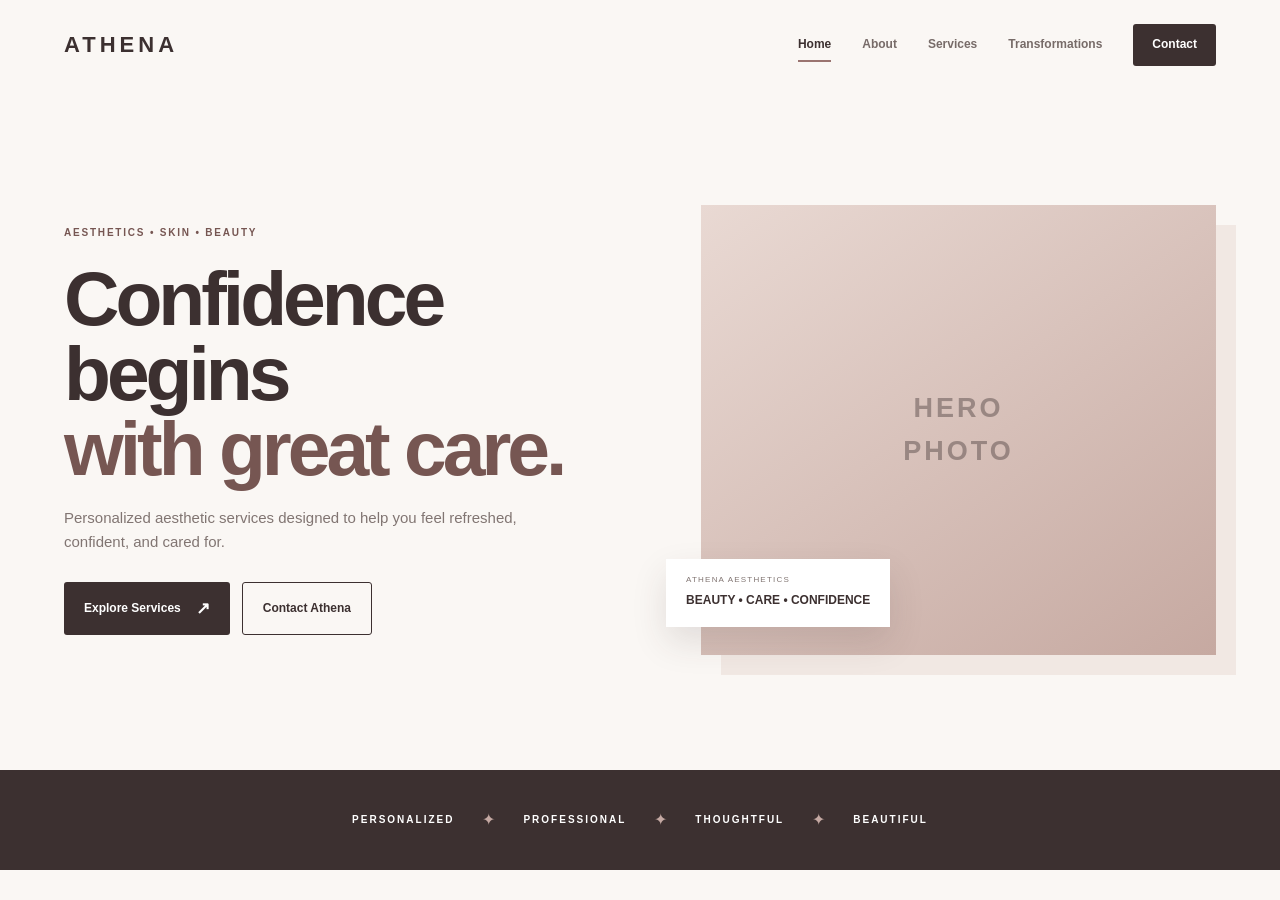
<file: index.html>
<!DOCTYPE html>
<html lang="en">
<head>
  <meta charset="UTF-8">
  <meta name="viewport" content="width=device-width, initial-scale=1.0">
  <title>ATHENA | Aesthetician</title>
  <link rel="stylesheet" href="css/global.css">
  <link rel="stylesheet" href="css/index.css">
</head>
<body>

  <header class="navbar">
    <!-- LOGO: Change ATHENA here if needed -->
    <a href="index.html" class="logo">ATHENA</a>
    <button class="menu-toggle" aria-label="Open navigation" aria-expanded="false">
      <span></span>
      <span></span>
      <span></span>
    </button>
    <nav class="nav-menu">
      <a href="index.html" class="active">Home</a>
      <a href="about.html">About</a>
      <a href="services.html">Services</a>
      <a href="transformations.html">Transformations</a>
      <a href="contact.html" class="nav-button">Contact</a>
    </nav>
  </header>

  <main>
    <section class="hero">
      <div class="hero-content">
        <p class="eyebrow">AESTHETICS • SKIN • BEAUTY</p>
        <h1>Confidence begins<br><span>with great care.</span></h1>
        <p class="hero-text">Personalized aesthetic services designed to help you feel refreshed, confident, and cared for.</p>
        <div class="hero-buttons">
          <a href="services.html" class="btn btn-primary">Explore Services <span>↗</span></a>
          <a href="contact.html" class="btn btn-outline">Contact Athena</a>
        </div>
      </div>

      <div class="hero-visual">
        <!-- PHOTO PLACEHOLDER: Put your main photo in images/hero.jpg, then replace this div with: <img src="images/hero.jpg" alt="Athena Aesthetician"> -->
        <div class="image-placeholder">
          <span>HERO<br>PHOTO</span>
        </div>
        <div class="floating-card">
          <small>ATHENA AESTHETICS</small>
          <strong>BEAUTY • CARE • CONFIDENCE</strong>
        </div>
      </div>
    </section>

    <section class="intro-strip">
      <p>PERSONALIZED</p>
      <span>✦</span>
      <p>PROFESSIONAL</p>
      <span>✦</span>
      <p>THOUGHTFUL</p>
      <span>✦</span>
      <p>BEAUTIFUL</p>
    </section>
  </main>

  <script src="js/nav.js"></script>
</body>
</html>
</file>
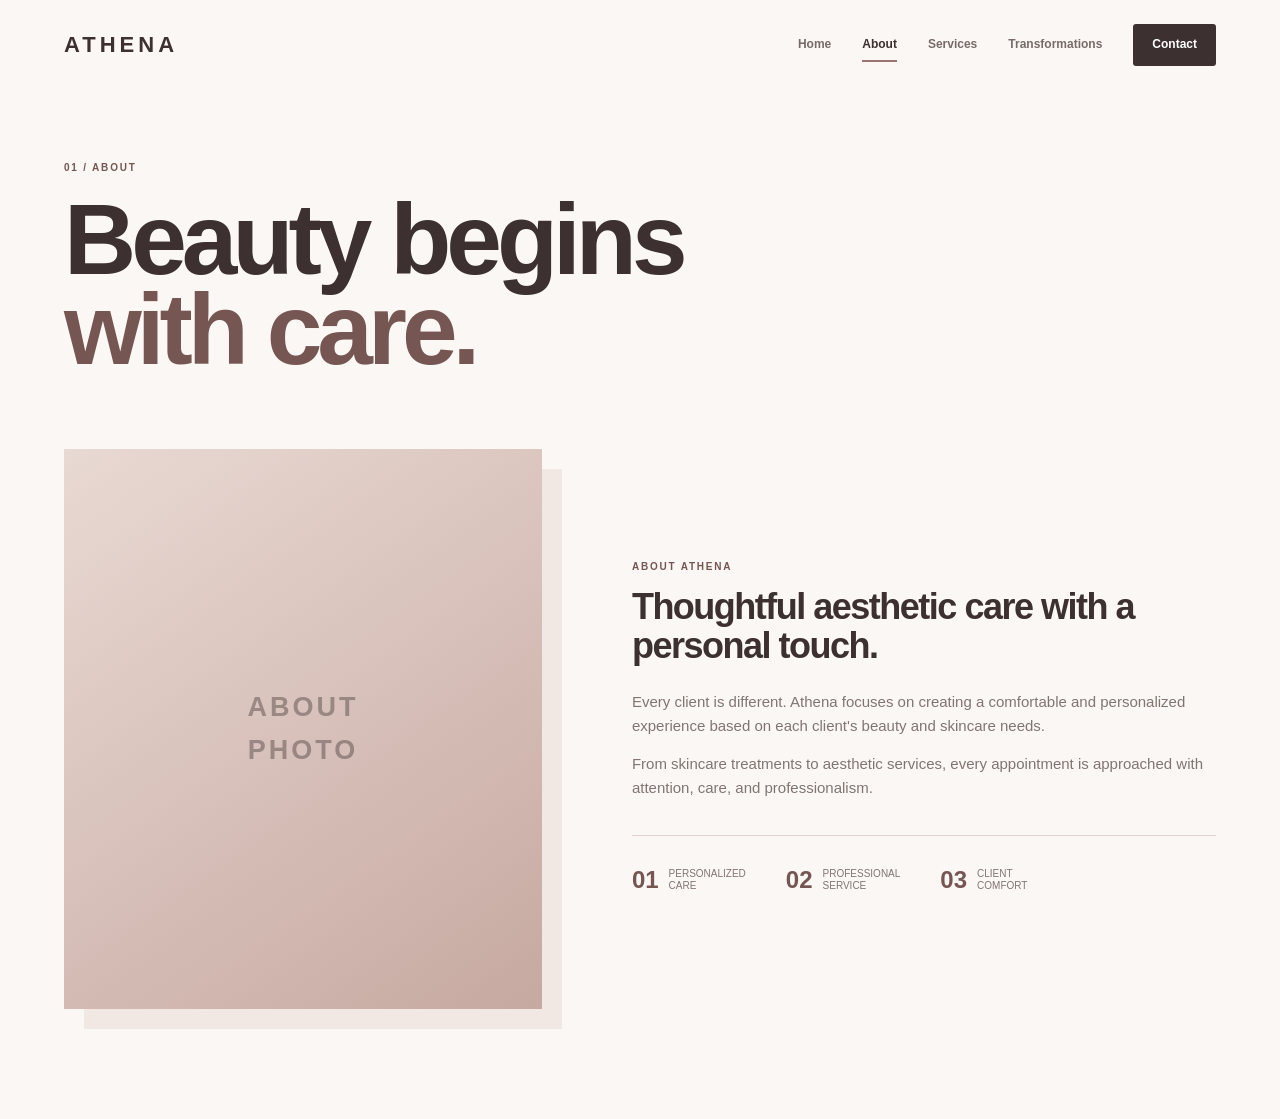
<file: about.html>
<!DOCTYPE html>
<html lang="en">
<head>
  <meta charset="UTF-8">
  <meta name="viewport" content="width=device-width, initial-scale=1.0">
  <title>About | ATHENA</title>
  <link rel="stylesheet" href="css/global.css">
  <link rel="stylesheet" href="css/about.css">
</head>
<body>

  <header class="navbar">
    <a href="index.html" class="logo">ATHENA</a>
    <button class="menu-toggle" aria-label="Open navigation" aria-expanded="false">
      <span></span>
      <span></span>
      <span></span>
    </button>
    <nav class="nav-menu">
      <a href="index.html">Home</a>
      <a href="about.html" class="active">About</a>
      <a href="services.html">Services</a>
      <a href="transformations.html">Transformations</a>
      <a href="contact.html" class="nav-button">Contact</a>
    </nav>
  </header>

  <main class="about-page">
    <section class="page-heading">
      <p class="eyebrow">01 / ABOUT</p>
      <h1>Beauty begins<br><span>with care.</span></h1>
    </section>

    <section class="about-grid">
      <div class="about-image">
        <!-- PHOTO PLACEHOLDER: Put the client's portrait in images/about.jpg, then replace this div with: <img src="images/about.jpg" alt="Athena Aesthetician"> -->
        <div class="image-placeholder large">
          <span>ABOUT<br>PHOTO</span>
        </div>
      </div>

      <div class="about-copy">
        <p class="label">ABOUT ATHENA</p>
        <h2>Thoughtful aesthetic care with a personal touch.</h2>
        <p>Every client is different. Athena focuses on creating a comfortable and personalized experience based on each client's beauty and skincare needs.</p>
        <p>From skincare treatments to aesthetic services, every appointment is approached with attention, care, and professionalism.</p>

        <div class="values">
          <div>
            <strong>01</strong>
            <span>Personalized<br>Care</span>
          </div>
          <div>
            <strong>02</strong>
            <span>Professional<br>Service</span>
          </div>
          <div>
            <strong>03</strong>
            <span>Client<br>Comfort</span>
          </div>
        </div>
      </div>
    </section>
  </main>

  <script src="js/nav.js"></script>
</body>
</html>
</file>
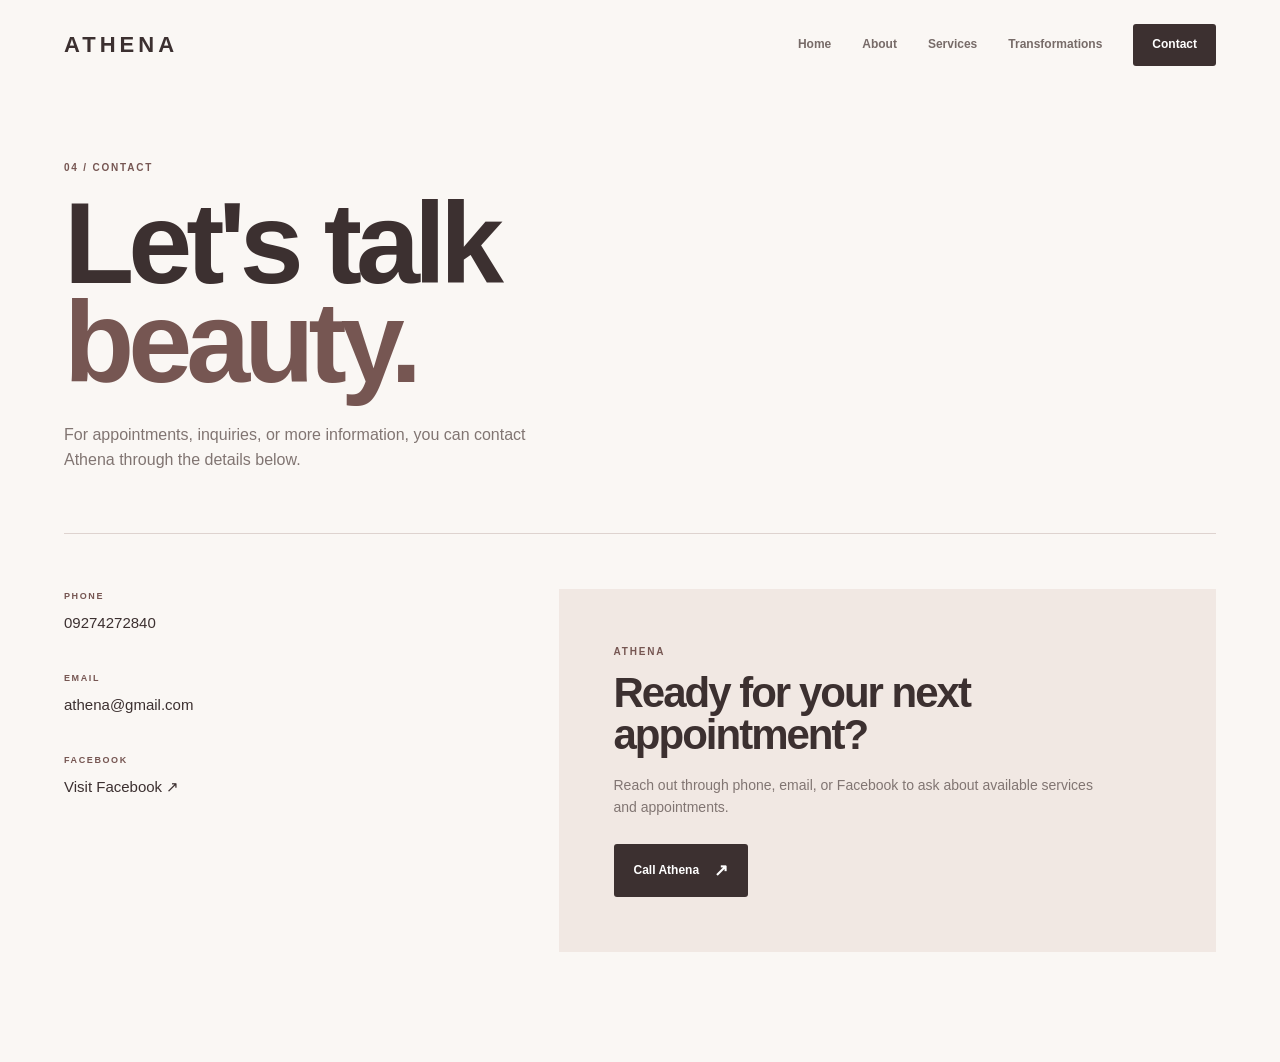
<file: contact.html>
<!DOCTYPE html>
<html lang="en">
<head>
  <meta charset="UTF-8">
  <meta name="viewport" content="width=device-width, initial-scale=1.0">
  <title>Contact | ATHENA</title>
  <link rel="stylesheet" href="css/global.css">
  <link rel="stylesheet" href="css/contact.css">
</head>
<body>

  <header class="navbar">
    <a href="index.html" class="logo">ATHENA</a>
    <button class="menu-toggle" aria-label="Open navigation" aria-expanded="false">
      <span></span>
      <span></span>
      <span></span>
    </button>
    <nav class="nav-menu">
      <a href="index.html">Home</a>
      <a href="about.html">About</a>
      <a href="services.html">Services</a>
      <a href="transformations.html">Transformations</a>
      <a href="contact.html" class="nav-button active-button">Contact</a>
    </nav>
  </header>

  <main class="contact-page">
    <section class="contact-heading">
      <p class="eyebrow">04 / CONTACT</p>
      <h1>Let's talk<br><span>beauty.</span></h1>
      <p>For appointments, inquiries, or more information, you can contact Athena through the details below.</p>
    </section>

    <section class="contact-area">
      <div class="contact-details">
        <div class="contact-item">
          <small>PHONE</small>
          <a href="tel:09274272840">09274272840</a>
        </div>

        <div class="contact-item">
          <small>EMAIL</small>
          <a href="mailto:athena@gmail.com">athena@gmail.com</a>
        </div>

        <div class="contact-item">
          <small>FACEBOOK</small>
          <!-- FACEBOOK LINK: Replace # with the client's actual Facebook URL, for example https://www.facebook.com/yourpage -->
          <a href="#" target="_blank" rel="noopener noreferrer">Visit Facebook ↗</a>
        </div>
      </div>

      <div class="contact-card">
        <p class="label">ATHENA</p>
        <h2>Ready for your next appointment?</h2>
        <p>Reach out through phone, email, or Facebook to ask about available services and appointments.</p>
        <a href="tel:09274272840" class="btn btn-primary">Call Athena <span>↗</span></a>
      </div>
    </section>
  </main>

  <script src="js/nav.js"></script>
</body>
</html>
</file>
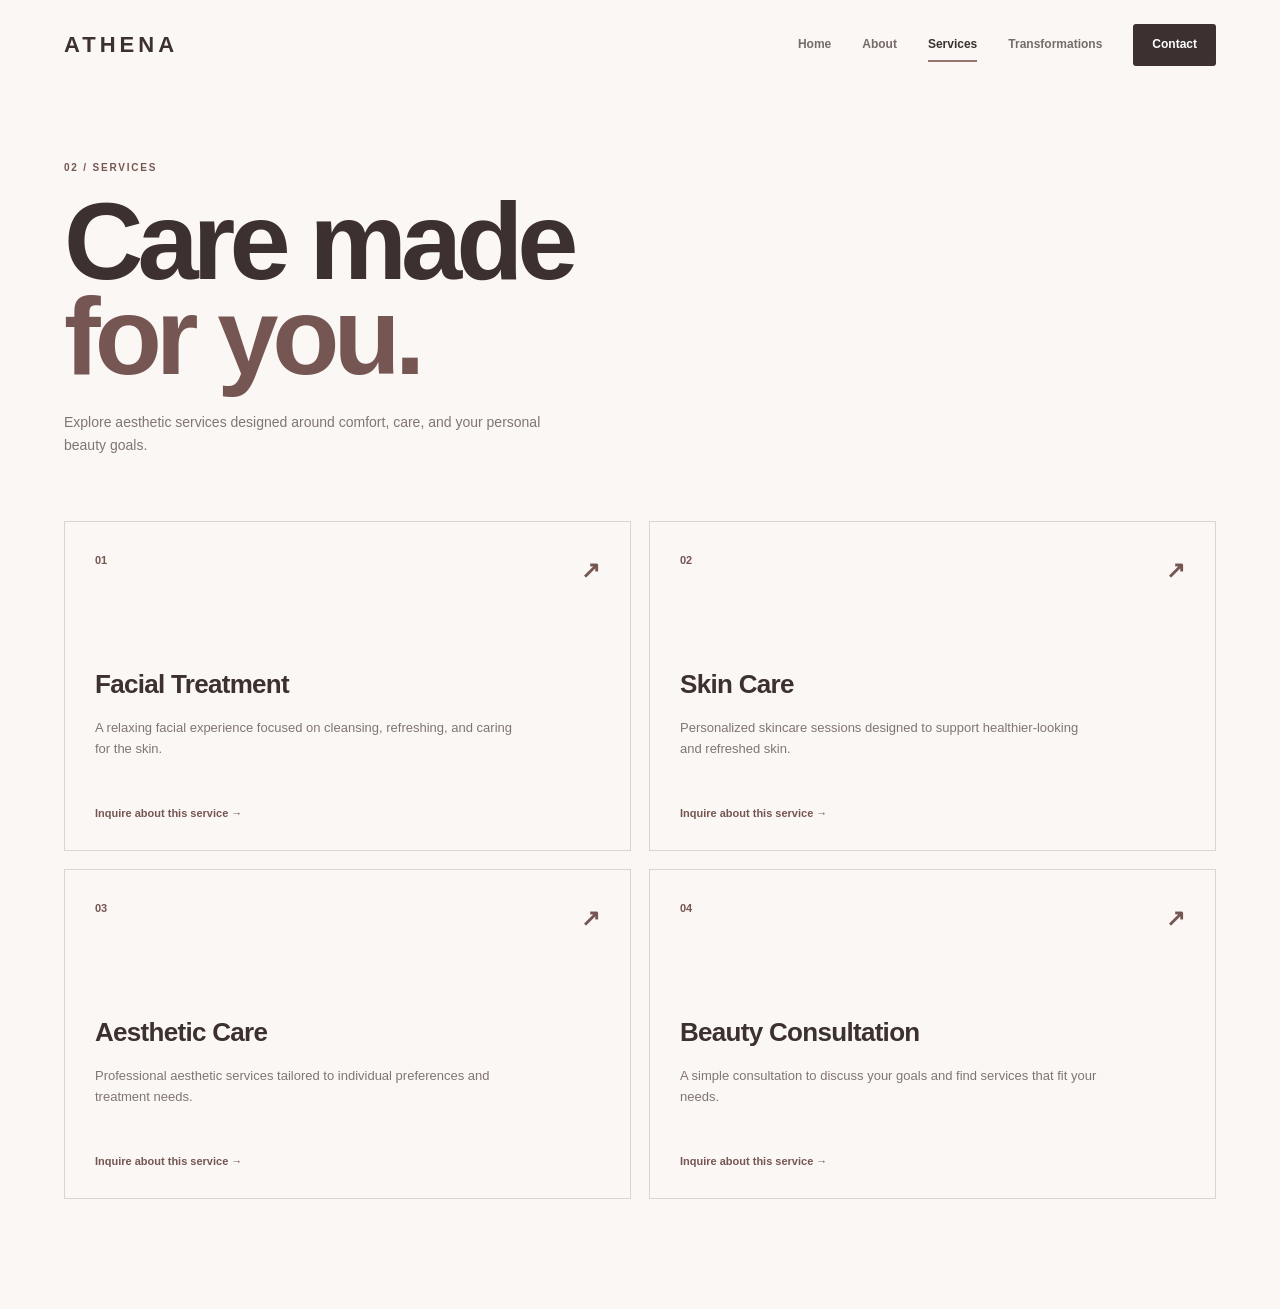
<file: services.html>
<!DOCTYPE html>
<html lang="en">
<head>
  <meta charset="UTF-8">
  <meta name="viewport" content="width=device-width, initial-scale=1.0">
  <title>Services | ATHENA</title>
  <link rel="stylesheet" href="css/global.css">
  <link rel="stylesheet" href="css/services.css">
</head>
<body>

  <header class="navbar">
    <a href="index.html" class="logo">ATHENA</a>
    <button class="menu-toggle" aria-label="Open navigation" aria-expanded="false">
      <span></span>
      <span></span>
      <span></span>
    </button>
    <nav class="nav-menu">
      <a href="index.html">Home</a>
      <a href="about.html">About</a>
      <a href="services.html" class="active">Services</a>
      <a href="transformations.html">Transformations</a>
      <a href="contact.html" class="nav-button">Contact</a>
    </nav>
  </header>

  <main class="services-page">
    <section class="page-heading">
      <p class="eyebrow">02 / SERVICES</p>
      <h1>Care made<br><span>for you.</span></h1>
      <p>Explore aesthetic services designed around comfort, care, and your personal beauty goals.</p>
    </section>

    <section class="service-list">
      <article class="service-card">
        <div class="service-top">
          <span>01</span>
          <span class="service-arrow">↗</span>
        </div>
        <h2>Facial Treatment</h2>
        <p>A relaxing facial experience focused on cleansing, refreshing, and caring for the skin.</p>
        <a href="contact.html">Inquire about this service →</a>
      </article>

      <article class="service-card">
        <div class="service-top">
          <span>02</span>
          <span class="service-arrow">↗</span>
        </div>
        <h2>Skin Care</h2>
        <p>Personalized skincare sessions designed to support healthier-looking and refreshed skin.</p>
        <a href="contact.html">Inquire about this service →</a>
      </article>

      <article class="service-card">
        <div class="service-top">
          <span>03</span>
          <span class="service-arrow">↗</span>
        </div>
        <h2>Aesthetic Care</h2>
        <p>Professional aesthetic services tailored to individual preferences and treatment needs.</p>
        <a href="contact.html">Inquire about this service →</a>
      </article>

      <article class="service-card">
        <div class="service-top">
          <span>04</span>
          <span class="service-arrow">↗</span>
        </div>
        <h2>Beauty Consultation</h2>
        <p>A simple consultation to discuss your goals and find services that fit your needs.</p>
        <a href="contact.html">Inquire about this service →</a>
      </article>
    </section>
  </main>

  <script src="js/nav.js"></script>
</body>
</html>
</file>
<file: css/global.css>
*{box-sizing:border-box;margin:0;padding:0}:root{--dark:#3c3030;--accent:#9a7470;--accent-dark:#765652;--cream:#faf7f4;--soft:#f1e8e3;--text:#4e4240;--muted:#817572;--white:#fff;--line:#ded3cf}html{scroll-behavior:smooth}body{font-family:Arial,Helvetica,sans-serif;background:var(--cream);color:var(--text);line-height:1.6}a{color:inherit;text-decoration:none}.navbar{width:min(1180px,90%);height:90px;margin:0 auto;display:flex;align-items:center;justify-content:space-between;position:relative;z-index:20}.logo{color:var(--dark);font-size:22px;font-weight:700;letter-spacing:4px;transition:.25s}.logo:hover{color:var(--accent);letter-spacing:5px}.nav-menu{display:flex;align-items:center;gap:31px}.nav-menu a{color:#776b68;font-size:12px;font-weight:600;position:relative;transition:.25s}.nav-menu a:not(.nav-button)::after{content:"";position:absolute;left:0;bottom:-7px;width:0;height:1.5px;background:var(--accent);transition:.25s}.nav-menu a:hover,.nav-menu a.active{color:var(--dark)}.nav-menu a:hover::after,.nav-menu a.active::after{width:100%}.nav-menu .nav-button{color:white;background:var(--dark);padding:11px 19px;border-radius:3px}.nav-menu .nav-button:hover{color:white;background:var(--accent-dark);transform:translateY(-2px)}.menu-toggle{display:none;border:0;background:transparent;cursor:pointer}.menu-toggle span{display:block;width:25px;height:2px;background:var(--dark);margin:5px 0;transition:.25s}.eyebrow,.label{color:var(--accent-dark);font-size:10px;font-weight:700;letter-spacing:1.8px}.btn{display:inline-flex;align-items:center;justify-content:center;gap:15px;padding:13px 20px;font-size:12px;font-weight:700;border-radius:3px;transition:.25s}.btn span{font-size:17px}.btn-primary{color:white;background:var(--dark)}.btn-primary:hover{color:white;background:var(--accent-dark);transform:translateY(-3px);box-shadow:0 10px 22px rgba(60,48,48,.16)}.btn-outline{color:var(--dark);border:1px solid var(--dark)}.btn-outline:hover{color:white;background:var(--dark);transform:translateY(-3px)}.image-placeholder{width:100%;height:100%;min-height:450px;display:flex;align-items:center;justify-content:center;background:linear-gradient(145deg,#e9d9d3,#c6a9a1);color:rgba(60,48,48,.4);font-size:27px;font-weight:700;letter-spacing:3px;text-align:center}.image-placeholder.large{min-height:560px}@media(max-width:850px){.navbar{height:75px}.menu-toggle{display:block;position:relative;z-index:22}.nav-menu{position:absolute;top:75px;left:0;right:0;padding:25px;background:var(--cream);border:1px solid var(--line);display:flex;flex-direction:column;align-items:stretch;gap:20px;opacity:0;pointer-events:none;transform:translateY(-10px);transition:.25s}.nav-menu.open{opacity:1;pointer-events:auto;transform:translateY(0)}.nav-menu a{padding:5px 0}.nav-menu .nav-button{text-align:center}.menu-toggle.open span:nth-child(1){transform:translateY(7px) rotate(45deg)}.menu-toggle.open span:nth-child(2){opacity:0}.menu-toggle.open span:nth-child(3){transform:translateY(-7px) rotate(-45deg)}.image-placeholder{min-height:340px}.image-placeholder.large{min-height:400px}}
</file>
<file: css/index.css>
.hero{width:min(1180px,90%);min-height:680px;margin:0 auto;display:grid;grid-template-columns:1fr .9fr;align-items:center;gap:65px}.hero-content{max-width:600px}.hero h1{color:var(--dark);font-size:clamp(48px,6vw,78px);line-height:.98;letter-spacing:-4px;margin:20px 0}.hero h1 span{color:var(--accent-dark)}.hero-text{max-width:490px;color:var(--muted);font-size:15px;margin-bottom:28px}.hero-buttons{display:flex;flex-wrap:wrap;gap:12px}.hero-visual{position:relative}.hero-visual>.image-placeholder{box-shadow:20px 20px 0 var(--soft)}.floating-card{position:absolute;left:-35px;bottom:28px;background:white;padding:15px 20px;box-shadow:0 15px 35px rgba(60,48,48,.13)}.floating-card small{display:block;color:var(--muted);font-size:8px;letter-spacing:1.2px}.floating-card strong{color:var(--dark);font-size:12px}.intro-strip{min-height:100px;padding:20px;background:var(--dark);color:white;display:flex;justify-content:center;align-items:center;gap:28px;flex-wrap:wrap}.intro-strip p{font-size:10px;letter-spacing:2px;font-weight:700}.intro-strip span{color:#c5a9a3}@media(max-width:850px){.hero{grid-template-columns:1fr;padding:55px 0 85px}.hero-visual{order:-1}.hero h1{font-size:clamp(48px,13vw,70px)}.floating-card{left:15px}}
</file>
<file: css/about.css>
.about-page{width:min(1180px,90%);margin:0 auto;padding:70px 0 110px}.page-heading{margin-bottom:75px}.page-heading h1{color:var(--dark);font-size:clamp(55px,8vw,100px);line-height:.9;letter-spacing:-5px;margin-top:18px}.page-heading h1 span{color:var(--accent-dark)}.about-grid{display:grid;grid-template-columns:.9fr 1.1fr;gap:90px;align-items:center}.about-image .image-placeholder{box-shadow:20px 20px 0 var(--soft)}.about-copy h2{max-width:600px;color:var(--dark);font-size:36px;line-height:1.1;letter-spacing:-1.5px;margin:12px 0 24px}.about-copy>p:not(.label){max-width:600px;color:var(--muted);font-size:15px;margin-bottom:14px}.values{display:flex;gap:40px;margin-top:35px;padding-top:25px;border-top:1px solid var(--line)}.values div{display:flex;align-items:center;gap:10px}.values strong{color:var(--accent-dark);font-size:24px}.values span{color:var(--muted);font-size:10px;line-height:1.2;text-transform:uppercase}@media(max-width:850px){.about-page{padding-top:50px}.about-grid{grid-template-columns:1fr;gap:55px}.about-copy h2{font-size:30px}.values{gap:20px;flex-wrap:wrap}}
</file>
<file: css/contact.css>
.contact-page{width:min(1180px,90%);margin:0 auto;padding:70px 0 110px}.contact-heading{max-width:800px;padding-bottom:60px}.contact-heading h1{color:var(--dark);font-size:clamp(65px,9vw,115px);line-height:.86;letter-spacing:-6px;margin:18px 0 30px}.contact-heading h1 span{color:var(--accent-dark)}.contact-heading>p:last-child{max-width:500px;color:var(--muted)}.contact-area{display:grid;grid-template-columns:.75fr 1.25fr;gap:100px;border-top:1px solid var(--line);padding-top:55px}.contact-details{display:flex;flex-direction:column;gap:35px}.contact-item small{display:block;color:var(--accent-dark);font-size:9px;font-weight:700;letter-spacing:1.6px;margin-bottom:7px}.contact-item a{color:var(--dark);font-size:15px;transition:.2s}.contact-item a:hover{color:var(--accent-dark);text-decoration:underline}.contact-card{padding:55px;background:var(--soft)}.contact-card h2{max-width:500px;color:var(--dark);font-size:42px;line-height:1;letter-spacing:-2px;margin:12px 0 18px}.contact-card p:not(.label){color:var(--muted);font-size:14px;max-width:480px;margin-bottom:25px}@media(max-width:850px){.contact-page{padding-top:50px}.contact-area{grid-template-columns:1fr;gap:45px}.contact-card{padding:35px 25px}.contact-card h2{font-size:34px}}
</file>
<file: css/services.css>
.services-page{width:min(1180px,90%);margin:0 auto;padding:70px 0 110px}.page-heading{max-width:700px;padding-bottom:65px}.page-heading h1{color:var(--dark);font-size:clamp(65px,9vw,110px);line-height:.86;letter-spacing:-6px;margin:18px 0 28px}.page-heading h1 span{color:var(--accent-dark)}.page-heading>p:last-child{max-width:500px;color:var(--muted);font-size:14px}.service-list{display:grid;grid-template-columns:repeat(2,1fr);gap:18px}.service-card{position:relative;min-height:330px;padding:30px;border:1px solid var(--line);background:transparent;overflow:hidden;transition:.3s}.service-card::before{content:"";position:absolute;width:0;height:100%;left:0;top:0;background:var(--dark);transition:.35s;z-index:-1}.service-card:hover{color:white;transform:translateY(-7px);border-color:var(--dark);box-shadow:0 18px 35px rgba(60,48,48,.15)}.service-card:hover::before{width:100%}.service-top{display:flex;justify-content:space-between;color:var(--accent-dark);font-size:11px;font-weight:700}.service-card:hover .service-top{color:#d8bdb7}.service-arrow{font-size:23px}.service-card h2{color:var(--dark);font-size:26px;letter-spacing:-.7px;margin-top:75px;margin-bottom:13px}.service-card:hover h2{color:white}.service-card p{max-width:420px;color:var(--muted);font-size:13px}.service-card:hover p{color:#d8cfcc}.service-card a{position:absolute;bottom:27px;color:var(--accent-dark);font-size:11px;font-weight:700}.service-card:hover a{color:white}@media(max-width:750px){.services-page{padding-top:50px}.service-list{grid-template-columns:1fr}.page-heading h1{font-size:70px}}
</file>
